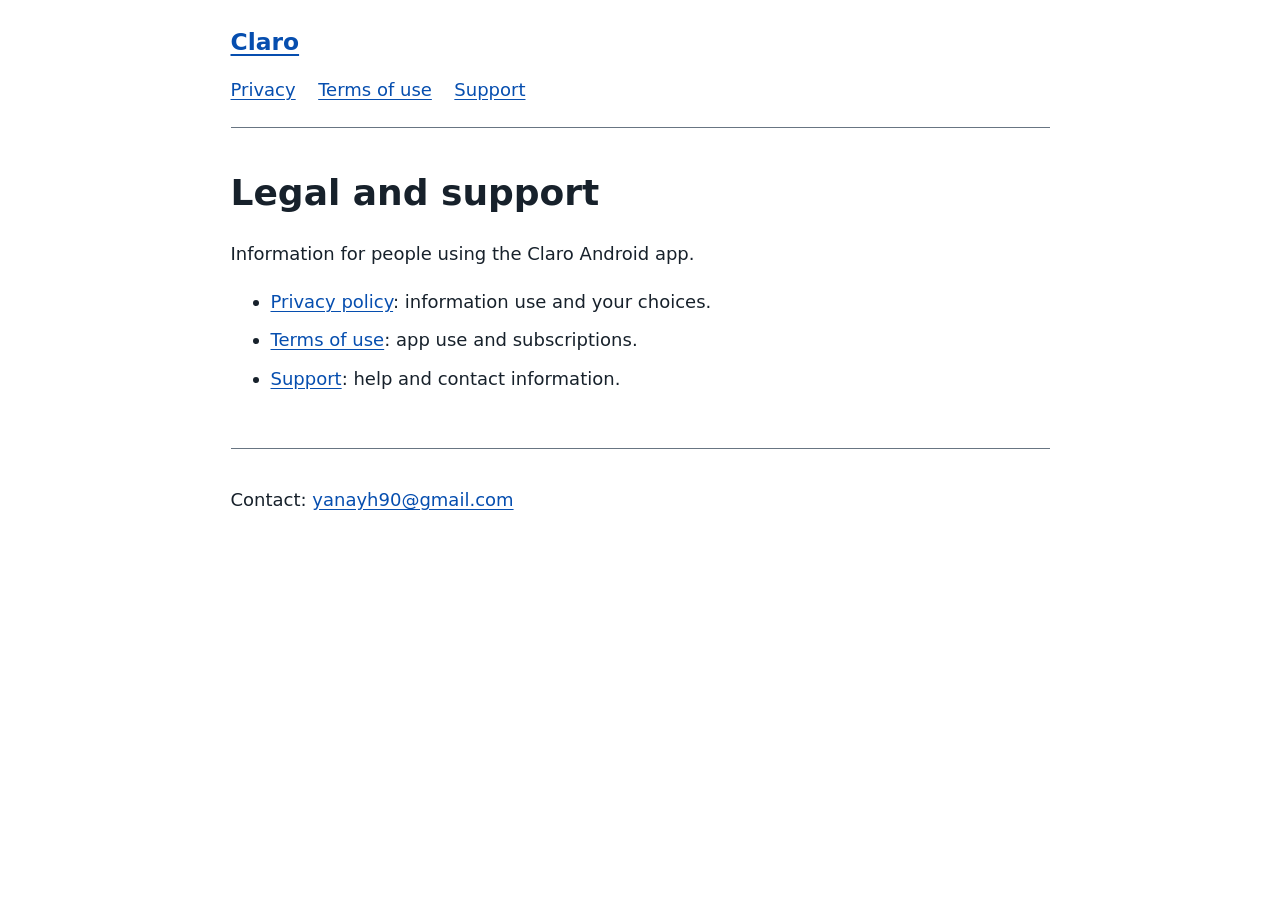
<file: index.html>
<!doctype html>
<html lang="en">
<head>
  <meta charset="utf-8">
  <meta name="viewport" content="width=device-width, initial-scale=1">
  <meta name="description" content="Privacy, terms of use, and support for Claro.">
  <title>Claro | Legal and support</title>
  <link rel="stylesheet" href="./styles.css">
</head>
<body>
  <a class="skip-link" href="#main">Skip to content</a>
  <header>
    <a class="site-name" href="./" aria-current="page">Claro</a>
    <nav aria-label="Main navigation">
      <a href="./privacy/">Privacy</a>
      <a href="./terms/">Terms of use</a>
      <a href="./support/">Support</a>
    </nav>
  </header>
  <main id="main">
    <h1>Legal and support</h1>
    <p>Information for people using the Claro Android app.</p>
    <ul>
      <li><a href="./privacy/">Privacy policy</a>: information use and your choices.</li>
      <li><a href="./terms/">Terms of use</a>: app use and subscriptions.</li>
      <li><a href="./support/">Support</a>: help and contact information.</li>
    </ul>
  </main>
  <footer>
    <p>Contact: <a href="mailto:yanayh90@gmail.com">yanayh90@gmail.com</a></p>
  </footer>
</body>
</html>
</file>
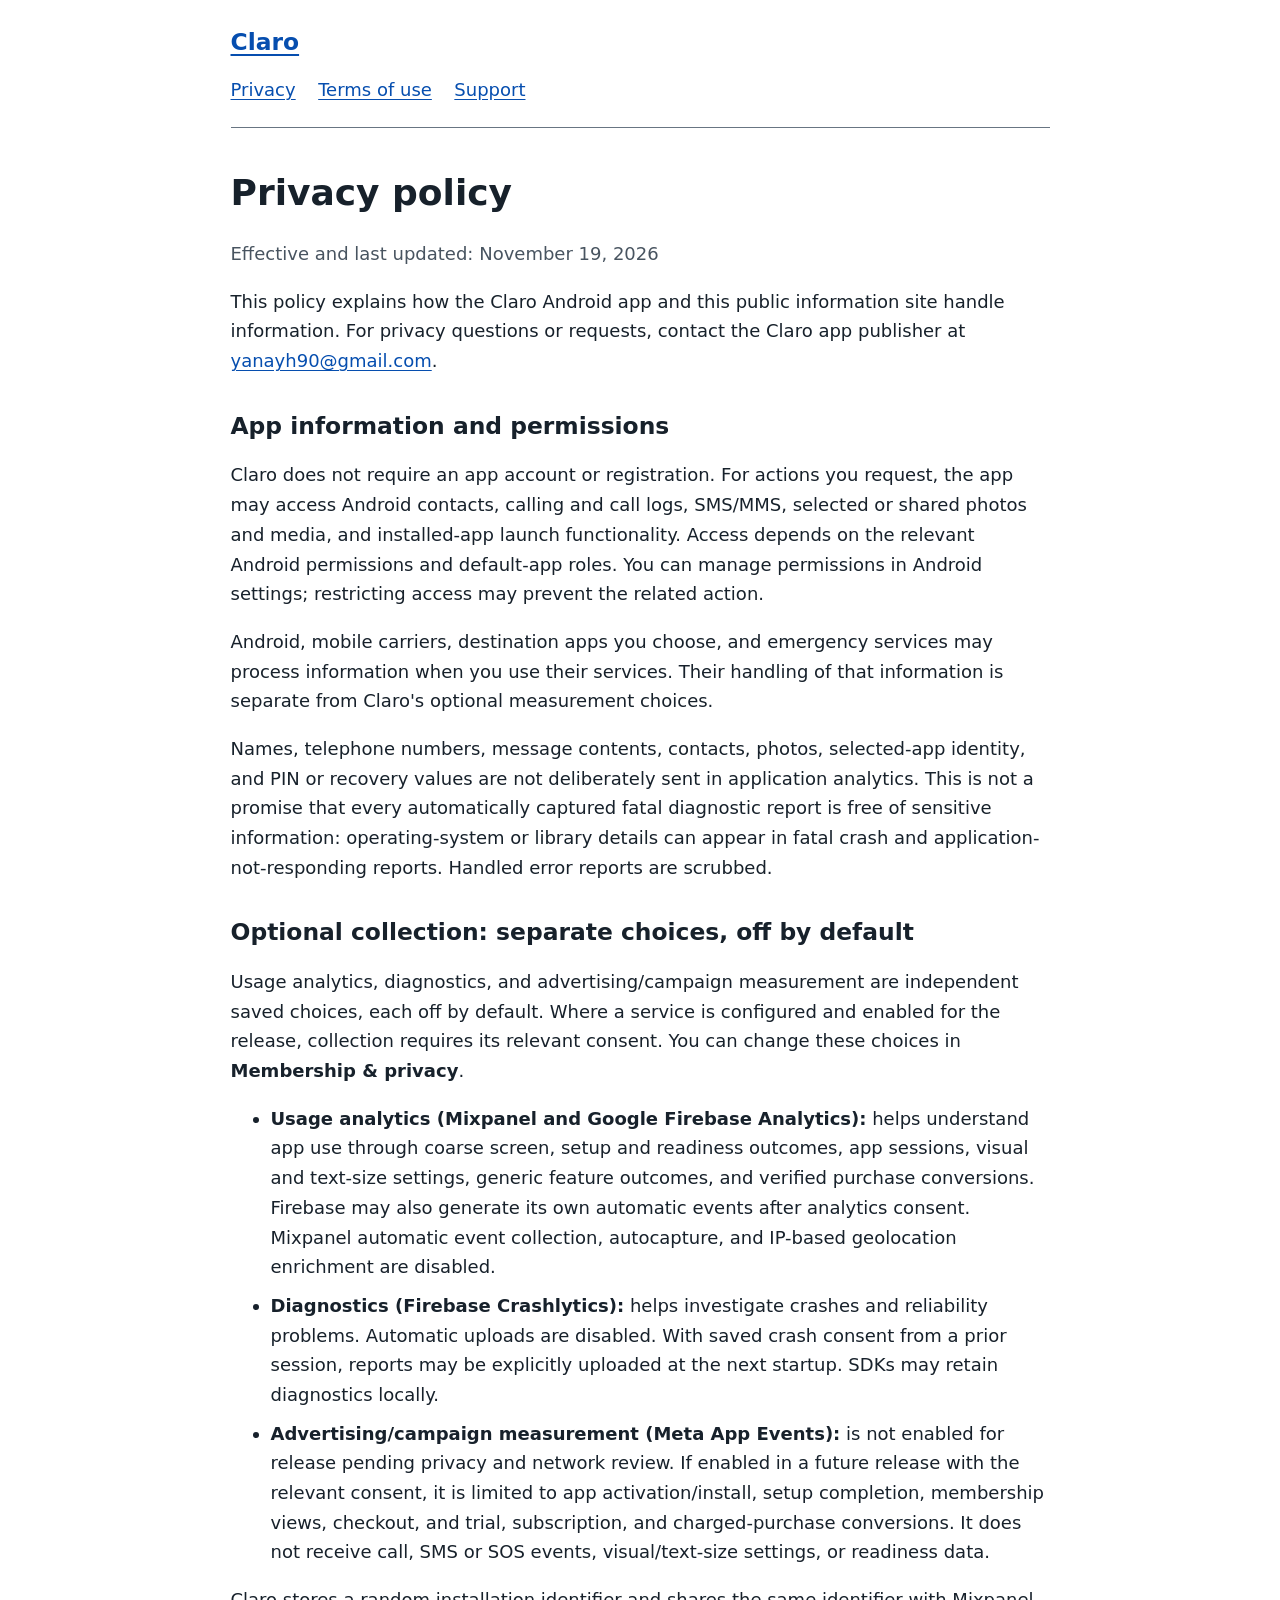
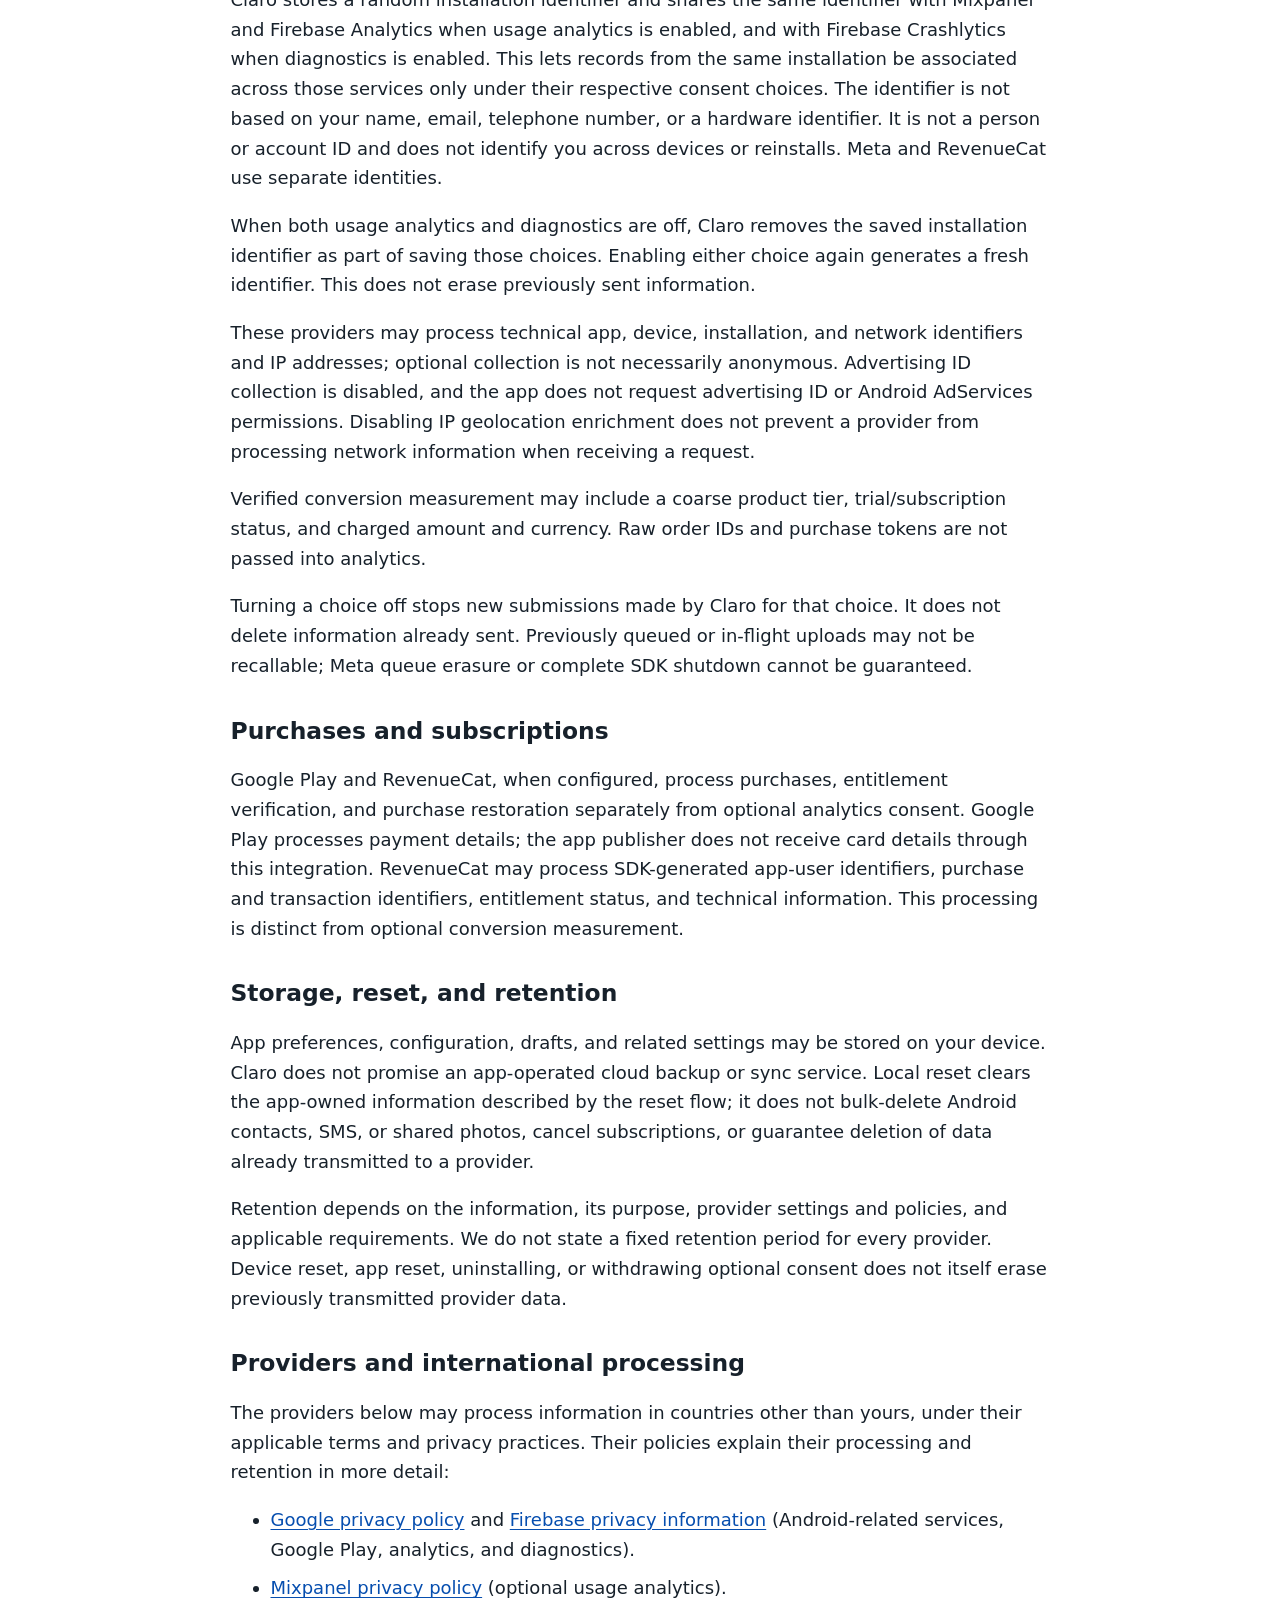
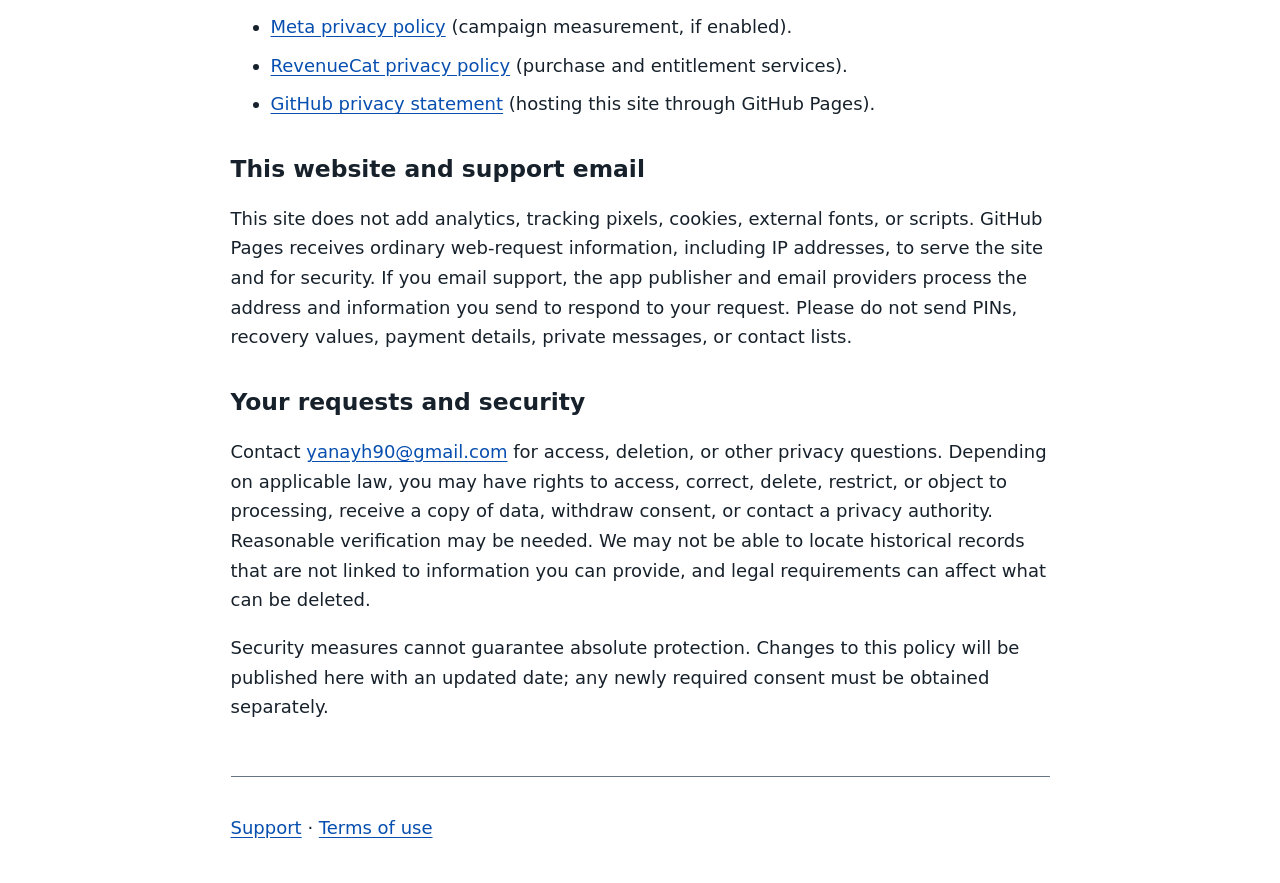
<file: privacy/index.html>
<!doctype html>
<html lang="en">
<head>
  <meta charset="utf-8">
  <meta name="viewport" content="width=device-width, initial-scale=1">
  <meta name="description" content="Claro privacy policy and information about permissions, optional data collection, billing, and privacy choices.">
  <title>Privacy policy | Claro</title>
  <link rel="stylesheet" href="../styles.css">
</head>
<body>
  <a class="skip-link" href="#main">Skip to content</a>
  <header>
    <a class="site-name" href="../">Claro</a>
    <nav aria-label="Main navigation">
      <a href="../privacy/" aria-current="page">Privacy</a>
      <a href="../terms/">Terms of use</a>
      <a href="../support/">Support</a>
    </nav>
  </header>
  <main id="main">
    <h1>Privacy policy</h1>
    <p class="updated">Effective and last updated: <time datetime="2026-11-19">November 19, 2026</time></p>
    <p>This policy explains how the Claro Android app and this public information site handle information. For privacy questions or requests, contact the Claro app publisher at <a href="mailto:yanayh90@gmail.com">yanayh90@gmail.com</a>.</p>

    <h2>App information and permissions</h2>
    <p>Claro does not require an app account or registration. For actions you request, the app may access Android contacts, calling and call logs, SMS/MMS, selected or shared photos and media, and installed-app launch functionality. Access depends on the relevant Android permissions and default-app roles. You can manage permissions in Android settings; restricting access may prevent the related action.</p>
    <p>Android, mobile carriers, destination apps you choose, and emergency services may process information when you use their services. Their handling of that information is separate from Claro's optional measurement choices.</p>
    <p>Names, telephone numbers, message contents, contacts, photos, selected-app identity, and PIN or recovery values are not deliberately sent in application analytics. This is not a promise that every automatically captured fatal diagnostic report is free of sensitive information: operating-system or library details can appear in fatal crash and application-not-responding reports. Handled error reports are scrubbed.</p>

    <h2>Optional collection: separate choices, off by default</h2>
    <p>Usage analytics, diagnostics, and advertising/campaign measurement are independent saved choices, each off by default. Where a service is configured and enabled for the release, collection requires its relevant consent. You can change these choices in <strong>Membership &amp; privacy</strong>.</p>
    <ul>
      <li><strong>Usage analytics (Mixpanel and Google Firebase Analytics):</strong> helps understand app use through coarse screen, setup and readiness outcomes, app sessions, visual and text-size settings, generic feature outcomes, and verified purchase conversions. Firebase may also generate its own automatic events after analytics consent. Mixpanel automatic event collection, autocapture, and IP-based geolocation enrichment are disabled.</li>
      <li><strong>Diagnostics (Firebase Crashlytics):</strong> helps investigate crashes and reliability problems. Automatic uploads are disabled. With saved crash consent from a prior session, reports may be explicitly uploaded at the next startup. SDKs may retain diagnostics locally.</li>
      <li><strong>Advertising/campaign measurement (Meta App Events):</strong> is not enabled for release pending privacy and network review. If enabled in a future release with the relevant consent, it is limited to app activation/install, setup completion, membership views, checkout, and trial, subscription, and charged-purchase conversions. It does not receive call, SMS or SOS events, visual/text-size settings, or readiness data.</li>
    </ul>
    <p>Claro stores a random installation identifier and shares the same identifier with Mixpanel and Firebase Analytics when usage analytics is enabled, and with Firebase Crashlytics when diagnostics is enabled. This lets records from the same installation be associated across those services only under their respective consent choices. The identifier is not based on your name, email, telephone number, or a hardware identifier. It is not a person or account ID and does not identify you across devices or reinstalls. Meta and RevenueCat use separate identities.</p>
    <p>When both usage analytics and diagnostics are off, Claro removes the saved installation identifier as part of saving those choices. Enabling either choice again generates a fresh identifier. This does not erase previously sent information.</p>
    <p>These providers may process technical app, device, installation, and network identifiers and IP addresses; optional collection is not necessarily anonymous. Advertising ID collection is disabled, and the app does not request advertising ID or Android AdServices permissions. Disabling IP geolocation enrichment does not prevent a provider from processing network information when receiving a request.</p>
    <p>Verified conversion measurement may include a coarse product tier, trial/subscription status, and charged amount and currency. Raw order IDs and purchase tokens are not passed into analytics.</p>
    <p>Turning a choice off stops new submissions made by Claro for that choice. It does not delete information already sent. Previously queued or in-flight uploads may not be recallable; Meta queue erasure or complete SDK shutdown cannot be guaranteed.</p>

    <h2>Purchases and subscriptions</h2>
    <p>Google Play and RevenueCat, when configured, process purchases, entitlement verification, and purchase restoration separately from optional analytics consent. Google Play processes payment details; the app publisher does not receive card details through this integration. RevenueCat may process SDK-generated app-user identifiers, purchase and transaction identifiers, entitlement status, and technical information. This processing is distinct from optional conversion measurement.</p>

    <h2>Storage, reset, and retention</h2>
    <p>App preferences, configuration, drafts, and related settings may be stored on your device. Claro does not promise an app-operated cloud backup or sync service. Local reset clears the app-owned information described by the reset flow; it does not bulk-delete Android contacts, SMS, or shared photos, cancel subscriptions, or guarantee deletion of data already transmitted to a provider.</p>
    <p>Retention depends on the information, its purpose, provider settings and policies, and applicable requirements. We do not state a fixed retention period for every provider. Device reset, app reset, uninstalling, or withdrawing optional consent does not itself erase previously transmitted provider data.</p>

    <h2>Providers and international processing</h2>
    <p>The providers below may process information in countries other than yours, under their applicable terms and privacy practices. Their policies explain their processing and retention in more detail:</p>
    <ul>
      <li><a href="https://policies.google.com/privacy">Google privacy policy</a> and <a href="https://firebase.google.com/support/privacy">Firebase privacy information</a> (Android-related services, Google Play, analytics, and diagnostics).</li>
      <li><a href="https://mixpanel.com/legal/privacy-policy/">Mixpanel privacy policy</a> (optional usage analytics).</li>
      <li><a href="https://www.facebook.com/privacy/policy/">Meta privacy policy</a> (campaign measurement, if enabled).</li>
      <li><a href="https://www.revenuecat.com/privacy/">RevenueCat privacy policy</a> (purchase and entitlement services).</li>
      <li><a href="https://docs.github.com/en/site-policy/privacy-policies/github-general-privacy-statement">GitHub privacy statement</a> (hosting this site through GitHub Pages).</li>
    </ul>

    <h2>This website and support email</h2>
    <p>This site does not add analytics, tracking pixels, cookies, external fonts, or scripts. GitHub Pages receives ordinary web-request information, including IP addresses, to serve the site and for security. If you email support, the app publisher and email providers process the address and information you send to respond to your request. Please do not send PINs, recovery values, payment details, private messages, or contact lists.</p>

    <h2>Your requests and security</h2>
    <p>Contact <a href="mailto:yanayh90@gmail.com">yanayh90@gmail.com</a> for access, deletion, or other privacy questions. Depending on applicable law, you may have rights to access, correct, delete, restrict, or object to processing, receive a copy of data, withdraw consent, or contact a privacy authority. Reasonable verification may be needed. We may not be able to locate historical records that are not linked to information you can provide, and legal requirements can affect what can be deleted.</p>
    <p>Security measures cannot guarantee absolute protection. Changes to this policy will be published here with an updated date; any newly required consent must be obtained separately.</p>
  </main>
  <footer>
    <p><a href="../support/">Support</a> &middot; <a href="../terms/">Terms of use</a></p>
  </footer>
</body>
</html>
</file>
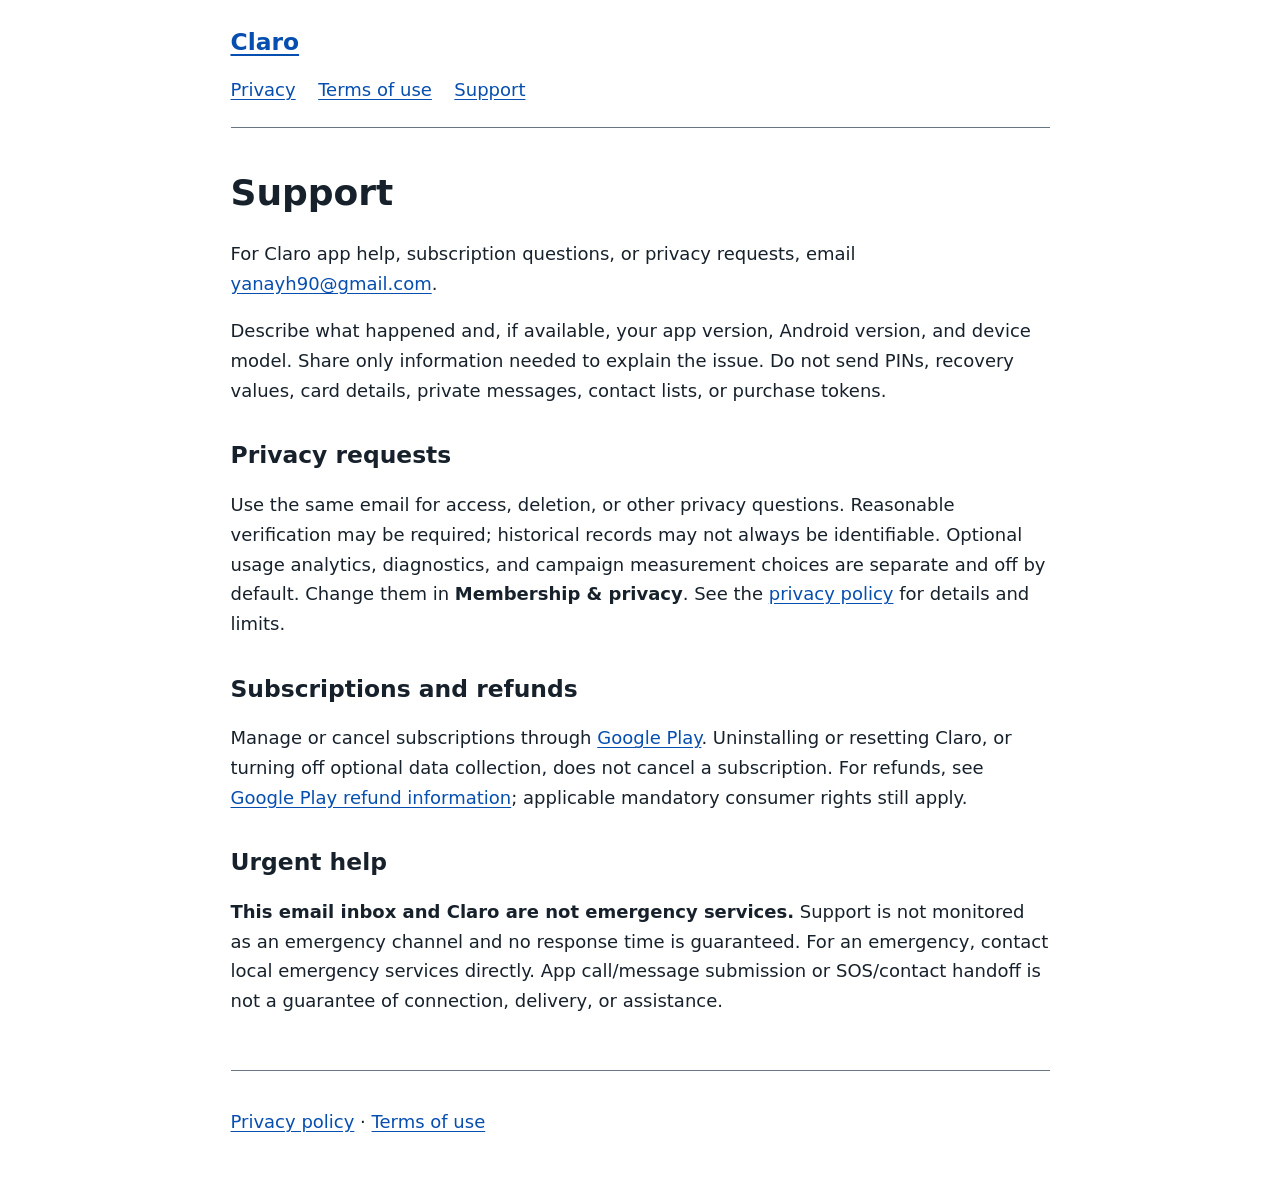
<file: support/index.html>
<!doctype html>
<html lang="en">
<head>
  <meta charset="utf-8">
  <meta name="viewport" content="width=device-width, initial-scale=1">
  <meta name="description" content="Contact Claro support for app, subscription, and privacy questions.">
  <title>Support | Claro</title>
  <link rel="stylesheet" href="../styles.css">
</head>
<body>
  <a class="skip-link" href="#main">Skip to content</a>
  <header>
    <a class="site-name" href="../">Claro</a>
    <nav aria-label="Main navigation">
      <a href="../privacy/">Privacy</a>
      <a href="../terms/">Terms of use</a>
      <a href="../support/" aria-current="page">Support</a>
    </nav>
  </header>
  <main id="main">
    <h1>Support</h1>
    <p>For Claro app help, subscription questions, or privacy requests, email <a href="mailto:yanayh90@gmail.com">yanayh90@gmail.com</a>.</p>
    <p>Describe what happened and, if available, your app version, Android version, and device model. Share only information needed to explain the issue. Do not send PINs, recovery values, card details, private messages, contact lists, or purchase tokens.</p>

    <h2>Privacy requests</h2>
    <p>Use the same email for access, deletion, or other privacy questions. Reasonable verification may be required; historical records may not always be identifiable. Optional usage analytics, diagnostics, and campaign measurement choices are separate and off by default. Change them in <strong>Membership &amp; privacy</strong>. See the <a href="../privacy/">privacy policy</a> for details and limits.</p>

    <h2>Subscriptions and refunds</h2>
    <p>Manage or cancel subscriptions through <a href="https://support.google.com/googleplay/answer/7018481">Google Play</a>. Uninstalling or resetting Claro, or turning off optional data collection, does not cancel a subscription. For refunds, see <a href="https://support.google.com/googleplay/answer/2479637">Google Play refund information</a>; applicable mandatory consumer rights still apply.</p>

    <h2>Urgent help</h2>
    <p><strong>This email inbox and Claro are not emergency services.</strong> Support is not monitored as an emergency channel and no response time is guaranteed. For an emergency, contact local emergency services directly. App call/message submission or SOS/contact handoff is not a guarantee of connection, delivery, or assistance.</p>
  </main>
  <footer>
    <p><a href="../privacy/">Privacy policy</a> &middot; <a href="../terms/">Terms of use</a></p>
  </footer>
</body>
</html>
</file>
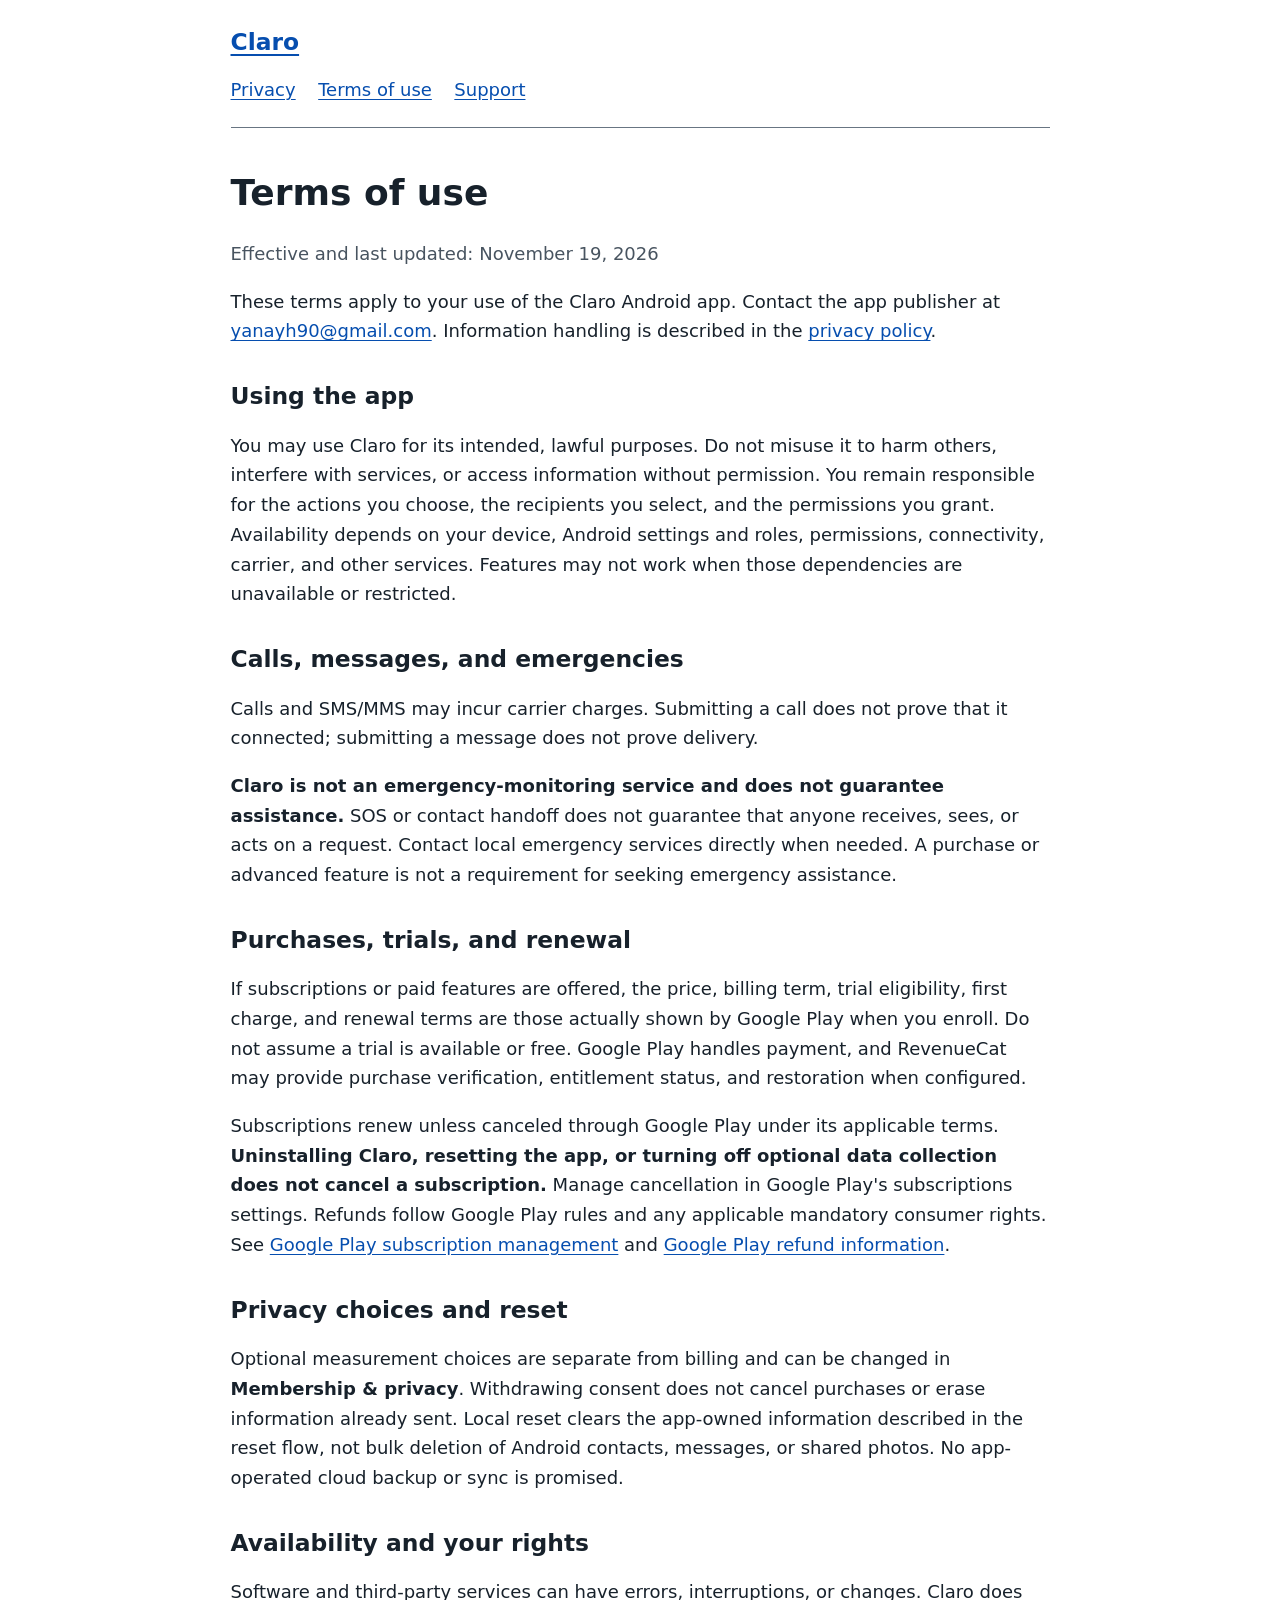
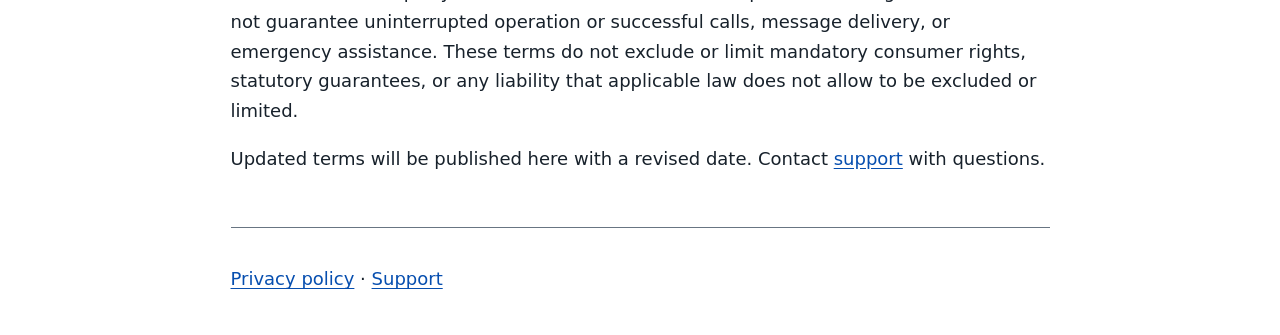
<file: terms/index.html>
<!doctype html>
<html lang="en">
<head>
  <meta charset="utf-8">
  <meta name="viewport" content="width=device-width, initial-scale=1">
  <meta name="description" content="Terms for using Claro, including subscriptions, emergency limitations, and consumer rights.">
  <title>Terms of use | Claro</title>
  <link rel="stylesheet" href="../styles.css">
</head>
<body>
  <a class="skip-link" href="#main">Skip to content</a>
  <header>
    <a class="site-name" href="../">Claro</a>
    <nav aria-label="Main navigation">
      <a href="../privacy/">Privacy</a>
      <a href="../terms/" aria-current="page">Terms of use</a>
      <a href="../support/">Support</a>
    </nav>
  </header>
  <main id="main">
    <h1>Terms of use</h1>
    <p class="updated">Effective and last updated: <time datetime="2026-11-19">November 19, 2026</time></p>
    <p>These terms apply to your use of the Claro Android app. Contact the app publisher at <a href="mailto:yanayh90@gmail.com">yanayh90@gmail.com</a>. Information handling is described in the <a href="../privacy/">privacy policy</a>.</p>

    <h2>Using the app</h2>
    <p>You may use Claro for its intended, lawful purposes. Do not misuse it to harm others, interfere with services, or access information without permission. You remain responsible for the actions you choose, the recipients you select, and the permissions you grant. Availability depends on your device, Android settings and roles, permissions, connectivity, carrier, and other services. Features may not work when those dependencies are unavailable or restricted.</p>

    <h2>Calls, messages, and emergencies</h2>
    <p>Calls and SMS/MMS may incur carrier charges. Submitting a call does not prove that it connected; submitting a message does not prove delivery.</p>
    <p><strong>Claro is not an emergency-monitoring service and does not guarantee assistance.</strong> SOS or contact handoff does not guarantee that anyone receives, sees, or acts on a request. Contact local emergency services directly when needed. A purchase or advanced feature is not a requirement for seeking emergency assistance.</p>

    <h2>Purchases, trials, and renewal</h2>
    <p>If subscriptions or paid features are offered, the price, billing term, trial eligibility, first charge, and renewal terms are those actually shown by Google Play when you enroll. Do not assume a trial is available or free. Google Play handles payment, and RevenueCat may provide purchase verification, entitlement status, and restoration when configured.</p>
    <p>Subscriptions renew unless canceled through Google Play under its applicable terms. <strong>Uninstalling Claro, resetting the app, or turning off optional data collection does not cancel a subscription.</strong> Manage cancellation in Google Play's subscriptions settings. Refunds follow Google Play rules and any applicable mandatory consumer rights. See <a href="https://support.google.com/googleplay/answer/7018481">Google Play subscription management</a> and <a href="https://support.google.com/googleplay/answer/2479637">Google Play refund information</a>.</p>

    <h2>Privacy choices and reset</h2>
    <p>Optional measurement choices are separate from billing and can be changed in <strong>Membership &amp; privacy</strong>. Withdrawing consent does not cancel purchases or erase information already sent. Local reset clears the app-owned information described in the reset flow, not bulk deletion of Android contacts, messages, or shared photos. No app-operated cloud backup or sync is promised.</p>

    <h2>Availability and your rights</h2>
    <p>Software and third-party services can have errors, interruptions, or changes. Claro does not guarantee uninterrupted operation or successful calls, message delivery, or emergency assistance. These terms do not exclude or limit mandatory consumer rights, statutory guarantees, or any liability that applicable law does not allow to be excluded or limited.</p>
    <p>Updated terms will be published here with a revised date. Contact <a href="../support/">support</a> with questions.</p>
  </main>
  <footer>
    <p><a href="../privacy/">Privacy policy</a> &middot; <a href="../support/">Support</a></p>
  </footer>
</body>
</html>
</file>
<file: styles.css>
:root {
  color-scheme: light dark;
  font-family: system-ui, sans-serif;
  font-size: 112.5%;
  line-height: 1.65;
  color: #17212b;
  background: #fff;
}

* { box-sizing: border-box; }
body { max-width: 48rem; margin: 0 auto; padding: 1.25rem; }
a { color: #064eaf; text-underline-offset: .18em; overflow-wrap: anywhere; }
a:focus-visible { outline: 3px solid currentColor; outline-offset: 4px; }
.skip-link { position: absolute; top: -10rem; }
.skip-link:focus { top: .5rem; background: #fff; padding: .5rem; }
header { border-bottom: 1px solid #687582; padding-bottom: 1rem; }
.site-name { font-size: 1.3rem; font-weight: 700; }
nav { display: flex; flex-wrap: wrap; gap: .5rem 1.25rem; margin-top: .5rem; }
nav a { display: inline-block; padding: .25rem 0; }
main { padding: 1rem 0 2rem; }
h1, h2 { line-height: 1.25; }
h1 { font-size: 2rem; }
h2 { font-size: 1.3rem; margin-top: 2rem; }
li + li { margin-top: .5rem; }
footer { border-top: 1px solid #687582; padding-top: 1rem; }
.updated { color: #485460; }

@media (prefers-color-scheme: dark) {
  :root { color: #edf2f7; background: #121820; }
  a { color: #9dc9ff; }
  .updated { color: #bec9d4; }
  .skip-link:focus { background: #121820; }
}
</file>
